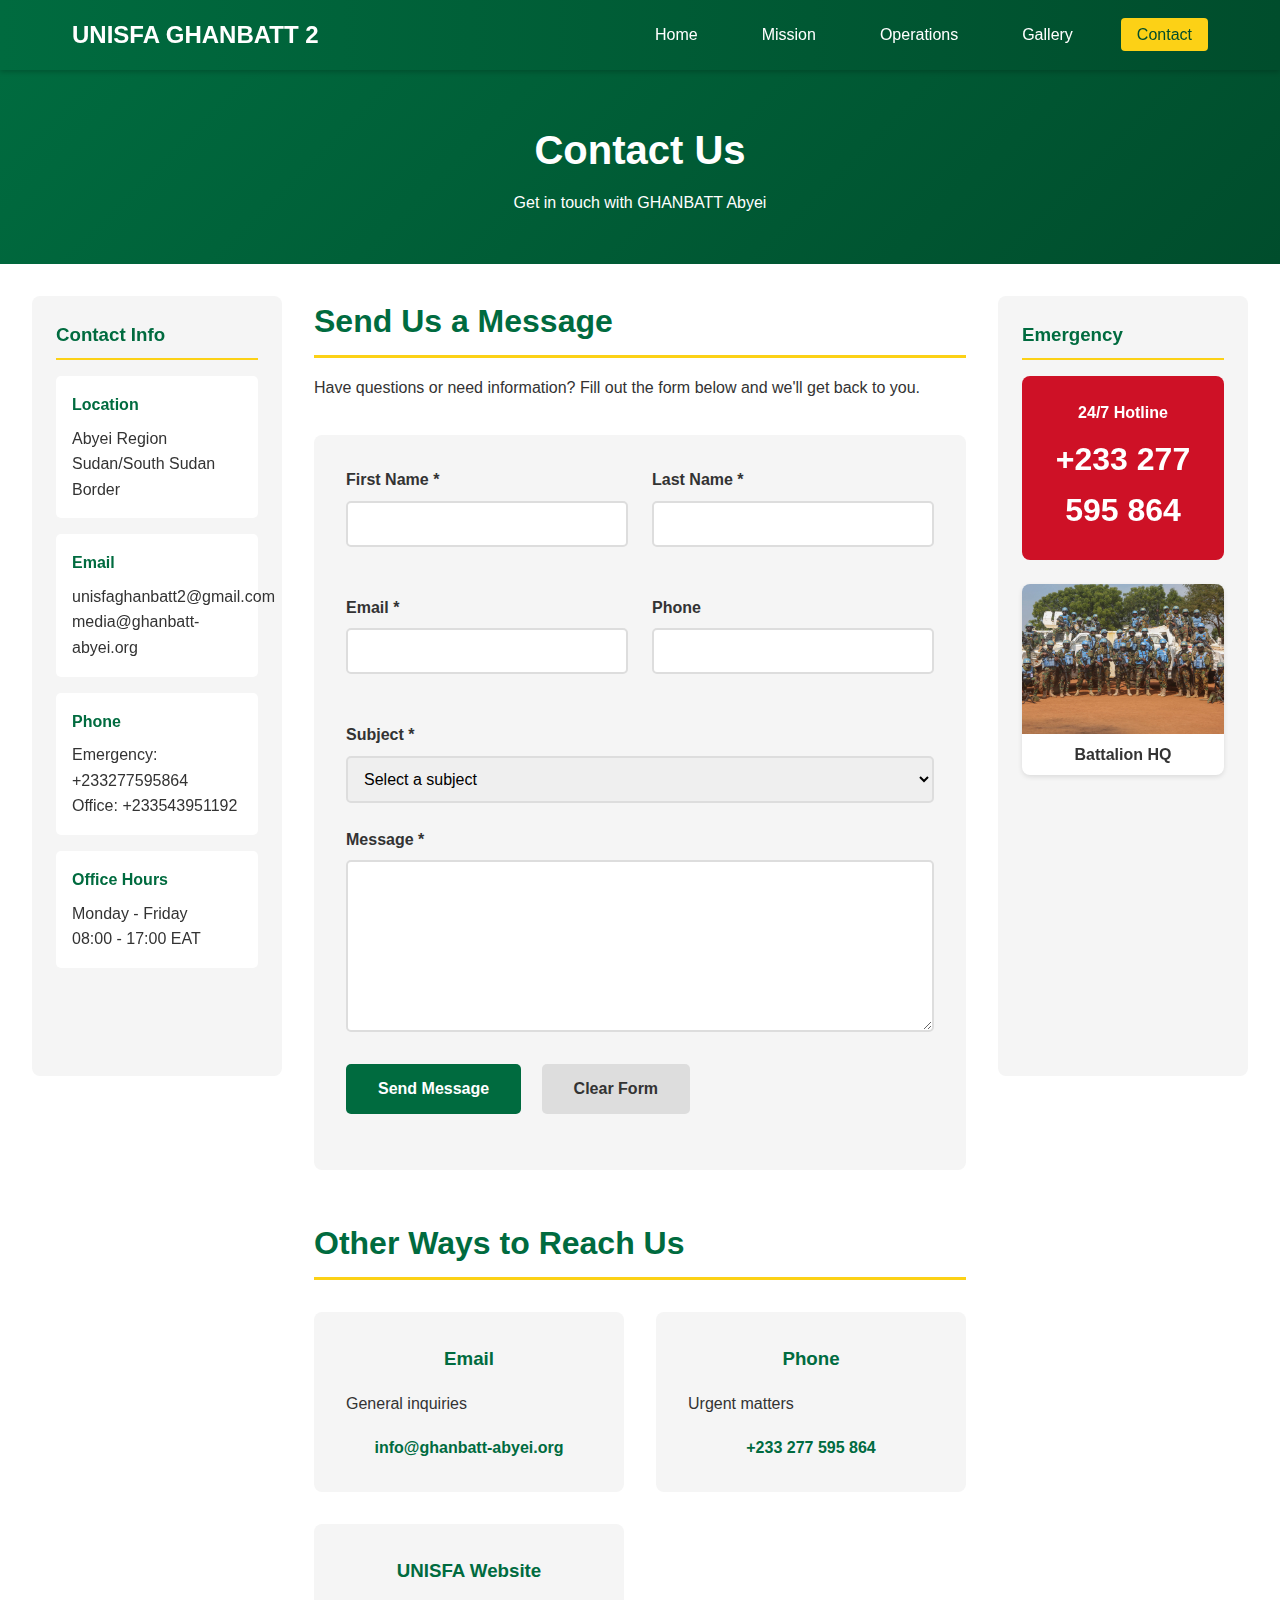
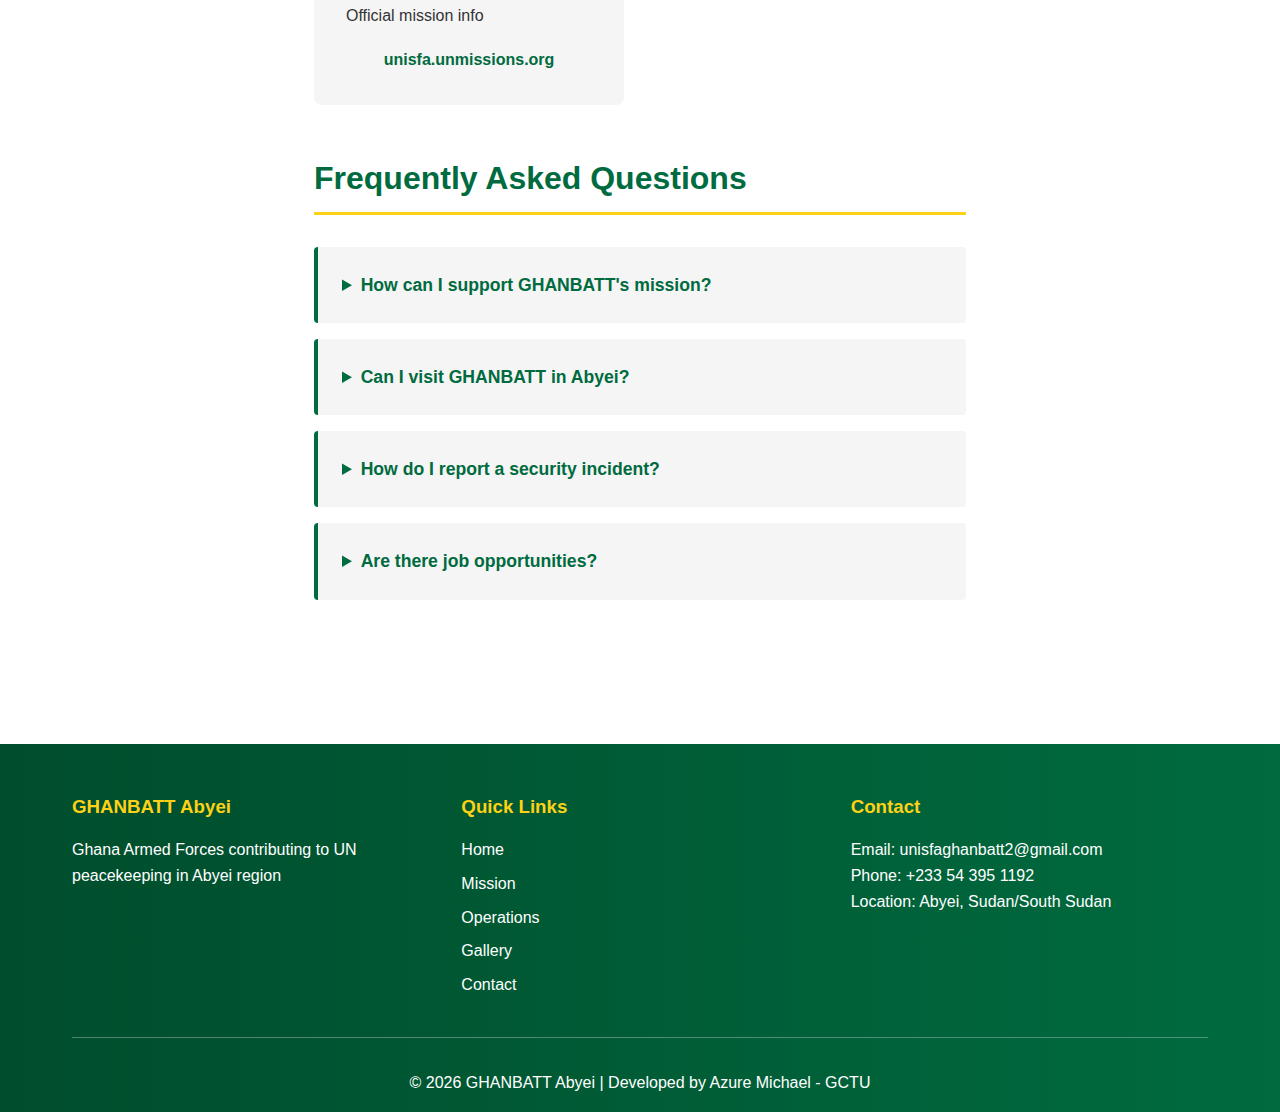
<file: contact.html>
<!DOCTYPE html>
<html lang="en">
<head>
    <meta charset="UTF-8">
    <meta name="viewport" content="width=device-width, initial-scale=1.0">
    <title>Contact - GHANBATT Abyei</title>
    <link rel="stylesheet" href="css/style.css">
</head>
<body>
    <!-- Navigation -->
    <nav class="navbar">
        <div class="container">
            <div class="logo">UNISFA GHANBATT 2</div>
            <ul class="nav-menu">
                <li><a href="index.html">Home</a></li>
                <li><a href="mission.html">Mission</a></li>
                <li><a href="operations.html">Operations</a></li>
                <li><a href="gallery.html">Gallery</a></li>
                <li><a href="contact.html" class="active">Contact</a></li>
            </ul>
        </div>
    </nav>

    <!-- Page Header -->
    <header class="page-header">
        <h1>Contact Us</h1>
        <p>Get in touch with GHANBATT Abyei</p>
    </header>

    <!-- Content -->
    <div class="page-wrapper">
        <!-- Left Sidebar -->
        <aside class="sidebar left-sidebar">
            <h3>Contact Info</h3>
            <div class="contact-box">
                <h4>Location</h4>
                <p>Abyei Region<br>Sudan/South Sudan Border</p>
            </div>
            <div class="contact-box">
                <h4>Email</h4>
                <p>unisfaghanbatt2@gmail.com<br>media@ghanbatt-abyei.org</p>
            </div>
            <div class="contact-box">
                <h4>Phone</h4>
                <p>Emergency: +233277595864<br>Office: +233543951192</p>
            </div>
            <div class="contact-box">
                <h4>Office Hours</h4>
                <p>Monday - Friday<br>08:00 - 17:00 EAT</p>
            </div>
        </aside>

        <!-- Main Content -->
        <main class="main-content">
            <section>
                <h2>Send Us a Message</h2>
                <p>Have questions or need information? Fill out the form below and we'll get back to you.</p>
                
                <form class="contact-form" action="submit-form.php" method="post">
                    <div class="form-row">
                        <div class="form-group">
                            <label for="firstName">First Name *</label>
                            <input type="text" id="firstName" name="firstName" required>
                        </div>
                        <div class="form-group">
                            <label for="lastName">Last Name *</label>
                            <input type="text" id="lastName" name="lastName" required>
                        </div>
                    </div>

                    <div class="form-row">
                        <div class="form-group">
                            <label for="email">Email *</label>
                            <input type="email" id="email" name="email" required>
                        </div>
                        <div class="form-group">
                            <label for="phone">Phone</label>
                            <input type="tel" id="phone" name="phone">
                        </div>
                    </div>

                    <div class="form-group">
                        <label for="subject">Subject *</label>
                        <select id="subject" name="subject" required>
                            <option value="">Select a subject</option>
                            <option value="general">General Inquiry</option>
                            <option value="media">Media Request</option>
                            <option value="partnership">Partnership</option>
                            <option value="complaint">Complaint</option>
                            <option value="support">Support Request</option>
                        </select>
                    </div>

                    <div class="form-group">
                        <label for="message">Message *</label>
                        <textarea id="message" name="message" rows="8" required></textarea>
                    </div>

                    <div class="form-group">
                        <button type="submit" class="btn-submit">Send Message</button>
                        <button type="reset" class="btn-reset">Clear Form</button>
                    </div>
                </form>
            </section>

            <section>
                <h2>Other Ways to Reach Us</h2>
                <div class="method-grid">
                    <div class="method-box">
                        <h3>Email</h3>
                        <p>General inquiries</p>
                        <a href="mailto:unisfaghanbatt2@gmail.com">info@ghanbatt-abyei.org</a>
                    </div>
                    <div class="method-box">
                        <h3>Phone</h3>
                        <p>Urgent matters</p>
                        <a href="tel:+233277595864">+233 277 595 864</a>
                    </div>
                    <div class="method-box">
                        <h3>UNISFA Website</h3>
                        <p>Official mission info</p>
                        <a href="https://unisfa.unmissions.org" target="_blank">unisfa.unmissions.org</a>
                    </div>
                </div>
            </section>

            <section>
                <h2>Frequently Asked Questions</h2>
                <div class="faq-list">
                    <details class="faq-item">
                        <summary>How can I support GHANBATT's mission?</summary>
                        <p>You can support our mission through donations to humanitarian organizations 
                        working in Abyei, volunteering with partner NGOs, or spreading awareness about 
                        the peacekeeping efforts.</p>
                    </details>

                    <details class="faq-item">
                        <summary>Can I visit GHANBATT in Abyei?</summary>
                        <p>Due to security concerns, visits must be coordinated through official UN 
                        channels. Contact the UNISFA Public Information Office for clearance.</p>
                    </details>

                    <details class="faq-item">
                        <summary>How do I report a security incident?</summary>
                        <p>For emergencies, contact our emergency hotline immediately. For non-urgent 
                        security concerns, use the contact form or email our operations center.</p>
                    </details>

                    <details class="faq-item">
                        <summary>Are there job opportunities?</summary>
                        <p>Military positions are filled through Ghana Armed Forces recruitment. For 
                        civilian positions with UNISFA, visit careers.un.org</p>
                    </details>
                </div>
            </section>
        </main>

        <!-- Right Sidebar -->
        <aside class="sidebar right-sidebar">
            <h3>Emergency</h3>
            <div class="emergency-box">
                <h4>24/7 Hotline</h4>
                <p class="emergency-number">+233 277 595 864</p>
            </div>
            <div class="sidebar-gallery">
                <a href="#contact1" class="photo-link">
                    <img src="images/DEFENCE PLATOON.jpg" alt="HQ">
                    <p>Battalion HQ</p>
                </a>
            </div>

            <div id="contact1" class="lightbox">
                <a href="#" class="lightbox-close">×</a>
                <img src="images/DEFENCE PLATOON.jpg" alt="HQ">
                <p>GHANBATT Headquarters</p>
            </div>
        </aside>
    </div>

    <!-- Footer -->
    <footer class="footer">
        <div class="container">
            <div class="footer-grid">
                <div>
                    <h3>GHANBATT Abyei</h3>
                    <p>Ghana Armed Forces contributing to UN peacekeeping in Abyei region</p>
                </div>
                <div>
                    <h3>Quick Links</h3>
                    <ul>
                        <li><a href="index.html">Home</a></li>
                        <li><a href="mission.html">Mission</a></li>
                        <li><a href="operations.html">Operations</a></li>
                        <li><a href="gallery.html">Gallery</a></li>
                        <li><a href="contact.html">Contact</a></li>
                    </ul>
                </div>
                <div>
                    <h3>Contact</h3>
                    <p>Email: unisfaghanbatt2@gmail.com</p>
                    <p>Phone: +233 54 395 1192</p>
                    <p>Location: Abyei, Sudan/South Sudan</p>
                </div>
            </div>
            <div class="footer-bottom">
                <p>&copy; 2026 GHANBATT Abyei | Developed by Azure Michael - GCTU</p>
            </div>
        </div>
    </footer>
</body>
</html>
</file>
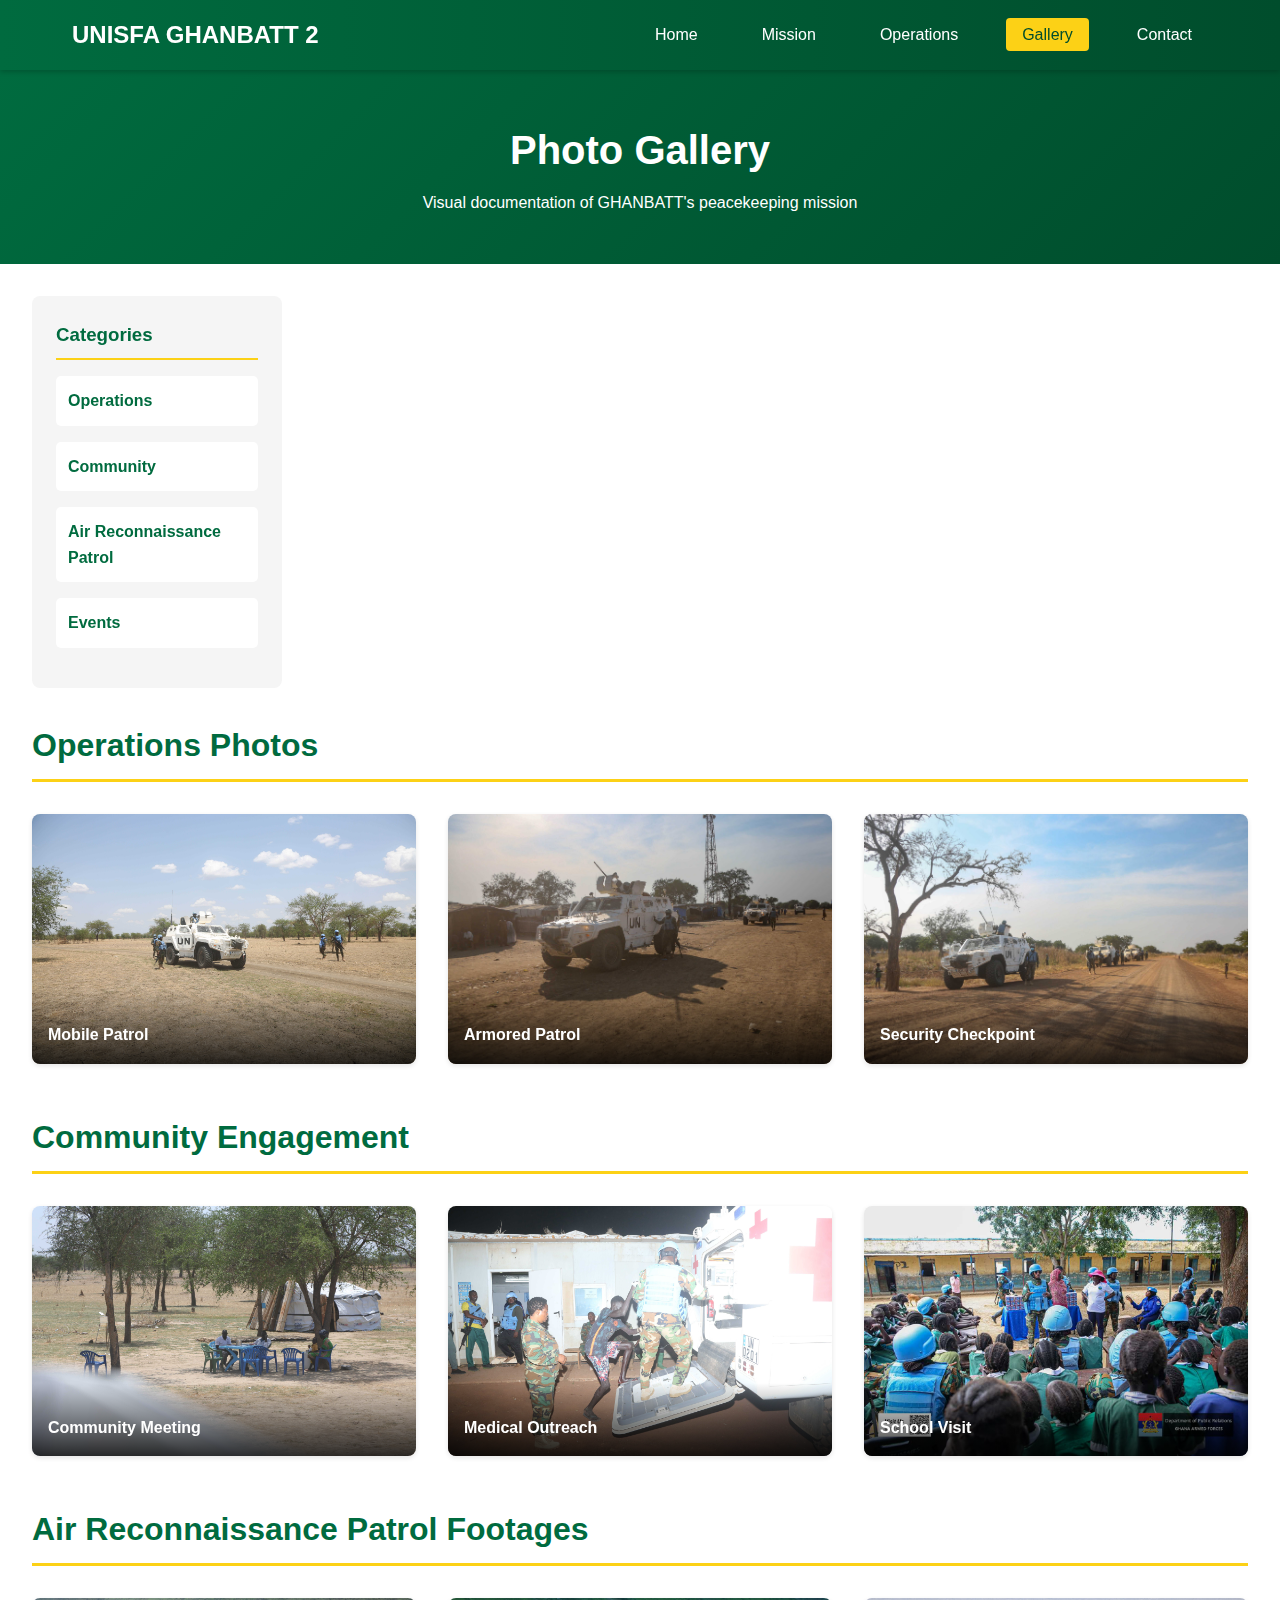
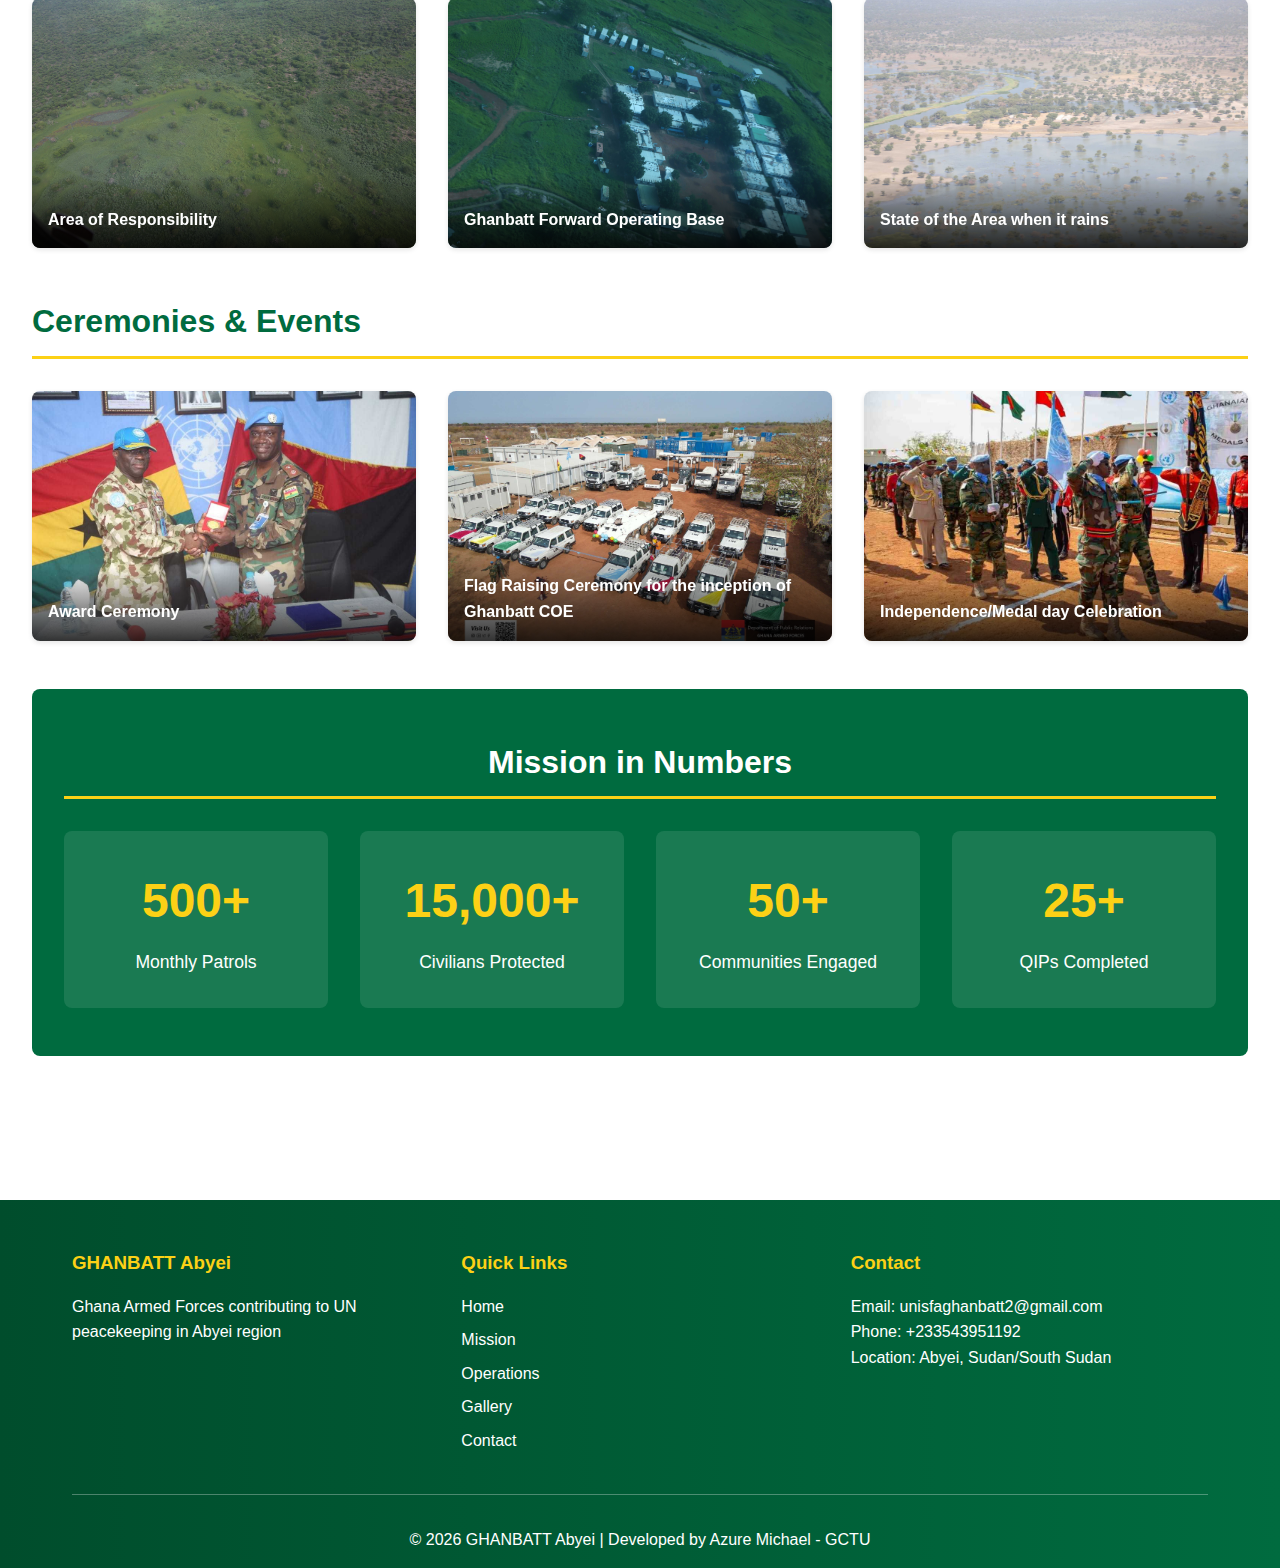
<file: gallery.html>
<!DOCTYPE html>
<html lang="en">
<head>
    <meta charset="UTF-8">
    <meta name="viewport" content="width=device-width, initial-scale=1.0">
    <title>Gallery - GHANBATT Abyei</title>
    <link rel="stylesheet" href="css/style.css">
</head>
<body>
    <!-- Navigation -->
    <nav class="navbar">
        <div class="container">
            <div class="logo">UNISFA GHANBATT 2</div>
            <ul class="nav-menu">
                <li><a href="index.html">Home</a></li>
                <li><a href="mission.html">Mission</a></li>
                <li><a href="operations.html">Operations</a></li>
                <li><a href="gallery.html" class="active">Gallery</a></li>
                <li><a href="contact.html">Contact</a></li>
            </ul>
        </div>
    </nav>

    <!-- Page Header -->
    <header class="page-header">
        <h1>Photo Gallery</h1>
        <p>Visual documentation of GHANBATT's peacekeeping mission</p>
    </header>

    <!-- Content -->
    <div class="page-wrapper">
        <!-- Left Sidebar -->
        <aside class="sidebar left-sidebar">
            <h3>Categories</h3>
            <ul class="category-list">
                <li><a href="#operations-section">Operations</a></li>
                <li><a href="#community-section">Community</a></li>
                <li><a href="#Air Reconnaissance Patrol-section">Air Reconnaissance Patrol</a></li>
                <li><a href="#events-section">Events</a></li>
            </ul>
        </aside>

        <!-- Main Content -->
        <main class="main-content-full">
            <section id="operations-section">
                <h2>Operations Photos</h2>
                <div class="gallery-grid">
                    <a href="#gal1" class="gallery-item">
                        <img src="images/foot patrol unit.jpg" alt="Patrol">
                        <div class="caption">Mobile Patrol</div>
                    </a>
                    <a href="#gal2" class="gallery-item">
                        <img src="images/ops clear thugs1.jpg" alt="Vehicle">
                        <div class="caption">Armored Patrol</div>
                    </a>
                    <a href="#gal3" class="gallery-item">
                        <img src="images/sec check point.jpg" alt="Checkpoint">
                        <div class="caption">Security Checkpoint</div>
                    </a>
                </div>

                <!-- Lightboxes for Operations -->
                <div id="gal1" class="lightbox">
                    <a href="#operations-section" class="lightbox-close">×</a>
                    <img src="images/foot patrol unit.jpg" alt="Patrol">
                    <p>Mobile Patrol - Security patrol in operational sector</p>
                </div>
                <div id="gal2" class="lightbox">
                    <a href="#operations-section" class="lightbox-close">×</a>
                    <img src="images/ops clear thugs1.jpg" alt="Vehicle">
                    <p>Armored Patrol - Mechanized patrol unit on mission</p>
                </div>
                <div id="gal3" class="lightbox">
                    <a href="#operations-section" class="lightbox-close">×</a>
                    <img src="images/sec check point.jpg" alt="Checkpoint">
                    <p>Security Checkpoint - Monitoring access to protected areas</p>
                </div>
            </section>

            <section id="community-section">
                <h2>Community Engagement</h2>
                <div class="gallery-grid">
                    <a href="#gal4" class="gallery-item">
                        <img src="images/comm members.jpg" alt="Meeting">
                        <div class="caption">Community Meeting</div>
                    </a>
                    <a href="#gal5" class="gallery-item">
                        <img src="images/med.jpg" alt="Outreach">
                        <div class="caption">Medical Outreach</div>
                    </a>
                    <a href="#gal6" class="gallery-item">
                        <img src="images/cimic.jpg" alt="School">
                        <div class="caption">School Visit</div>
                    </a>
                </div>

                <!-- Lightboxes for Community -->
                <div id="gal4" class="lightbox">
                    <a href="#community-section" class="lightbox-close">×</a>
                    <img src="images/comm members.jpg" alt="Meeting">
                    <p>Community Meeting - Dialogue with local leaders</p>
                </div>
                <div id="gal5" class="lightbox">
                    <a href="#community-section" class="lightbox-close">×</a>
                    <img src="images/med.jpg" alt="Outreach">
                    <p>Medical Outreach - Healthcare services for civilians</p>
                </div>
                <div id="gal6" class="lightbox">
                    <a href="#community-section" class="lightbox-close">×</a>
                    <img src="images/cimic.jpg" alt="School">
                    <p>School Visit - Education support program</p>
                </div>
            </section>

            <section id="Air Reconnaissance Patrol-section">
                <h2>Air Reconnaissance Patrol Footages</h2>
                <div class="gallery-grid">
                    <a href="#gal7" class="gallery-item">
                        <img src="images/air recce.jpg" alt="Exercise">
                        <div class="caption">Area of Responsibility</div>
                    </a>
                    <a href="#gal8" class="gallery-item">
                        <img src="images/air recce2.jpg" alt="Weapons">
                        <div class="caption">Ghanbatt Forward Operating Base</div>
                    </a>
                    <a href="#gal9" class="gallery-item">
                        <img src="images/area view.jpg" alt="Field">
                        <div class="caption">State of the Area when it rains</div>
                    </a>
                </div>

                <!-- Lightboxes for Training -->
                <div id="gal7" class="lightbox">
                    <a href="#Air Reconnaissance Patrol-section" class="lightbox-close">×</a>
                    <img src="images/air recce.jpg" alt="Exercise">
                    <p>Air Reconnaissance Patrol - Area of Responsibility</p>
                </div>
                <div id="gal8" class="lightbox">
                    <a href="#Air Reconnaissance Patrol-section" class="lightbox-close">×</a>
                    <img src="images/air recce2.jpg" alt="Weapons">
                    <p>Air Reconnaissance Patrol - Ghanbatt Forward Operating Base</p>
                </div>
                <div id="gal9" class="lightbox">
                    <a href="#Air Reconnaissance Patrol-section" class="lightbox-close">×</a>
                    <img src="images/area view.jpg" alt="Field">
                    <p>Field Exercise - Live scenario training</p>
                </div>
            </section>

            <section id="events-section">
                <h2>Ceremonies & Events</h2>
                <div class="gallery-grid">
                    <a href="#gal10" class="gallery-item">
                        <img src="images/award.jpg" alt="Award">
                        <div class="caption">Award Ceremony</div>
                    </a>
                    <a href="#gal11" class="gallery-item">
                        <img src="images/logistics cere.jpg" alt="Flag">
                        <div class="caption">Flag Raising Ceremony for the inception of Ghanbatt COE</div>
                    </a>
                    <a href="#gal12" class="gallery-item">
                        <img src="images/medal day.jpg" alt="Cultural">
                        <div class="caption">Independence/Medal day Celebration</div>
                    </a>
                </div>

                <!-- Lightboxes for Events -->
                <div id="gal10" class="lightbox">
                    <a href="#events-section" class="lightbox-close">×</a>
                    <img src="images/award.jpg" alt="Award">
                    <p>Award Ceremony - Recognition of excellence</p>
                </div>
                <div id="gal11" class="lightbox">
                    <a href="#events-section" class="lightbox-close">×</a>
                    <img src="images/logistics cere.jpg" alt="Flag">
                    <p>logistics parade ceremony</p>
                </div>
                <div id="gal12" class="lightbox">
                    <a href="#events-section" class="lightbox-close">×</a>
                    <img src="images/medal day.jpg" alt="Cultural">
                    <p>Independence/Medal Day Celebration - An event to commemorate Ghana's Independence day and also honour Ghanaian soldiers who have served with UNISFA.</p>
                </div>
            </section>

            <section class="stats-section">
                <h2>Mission in Numbers</h2>
                <div class="stats-boxes">
                    <div class="stat-box">
                        <div class="big-number">500+</div>
                        <div class="stat-label">Monthly Patrols</div>
                    </div>
                    <div class="stat-box">
                        <div class="big-number">15,000+</div>
                        <div class="stat-label">Civilians Protected</div>
                    </div>
                    <div class="stat-box">
                        <div class="big-number">50+</div>
                        <div class="stat-label">Communities Engaged</div>
                    </div>
                    <div class="stat-box">
                        <div class="big-number">25+</div>
                        <div class="stat-label">QIPs Completed</div>
                    </div>
                </div>
            </section>
        </main>
    </div>

    <!-- Footer -->
    <footer class="footer">
        <div class="container">
            <div class="footer-grid">
                <div>
                    <h3>GHANBATT Abyei</h3>
                    <p>Ghana Armed Forces contributing to UN peacekeeping in Abyei region</p>
                </div>
                <div>
                    <h3>Quick Links</h3>
                    <ul>
                        <li><a href="index.html">Home</a></li>
                        <li><a href="mission.html">Mission</a></li>
                        <li><a href="operations.html">Operations</a></li>
                        <li><a href="gallery.html">Gallery</a></li>
                        <li><a href="contact.html">Contact</a></li>
                    </ul>
                </div>
                <div>
                    <h3>Contact</h3>
                    <p>Email: unisfaghanbatt2@gmail.com</p>
                    <p>Phone: +233543951192</p>
                    <p>Location: Abyei, Sudan/South Sudan</p>
                </div>
            </div>
            <div class="footer-bottom">
                <p>&copy; 2026 GHANBATT Abyei | Developed by Azure Michael - GCTU</p>
            </div>
        </div>
    </footer>
</body>
</html>
</file>
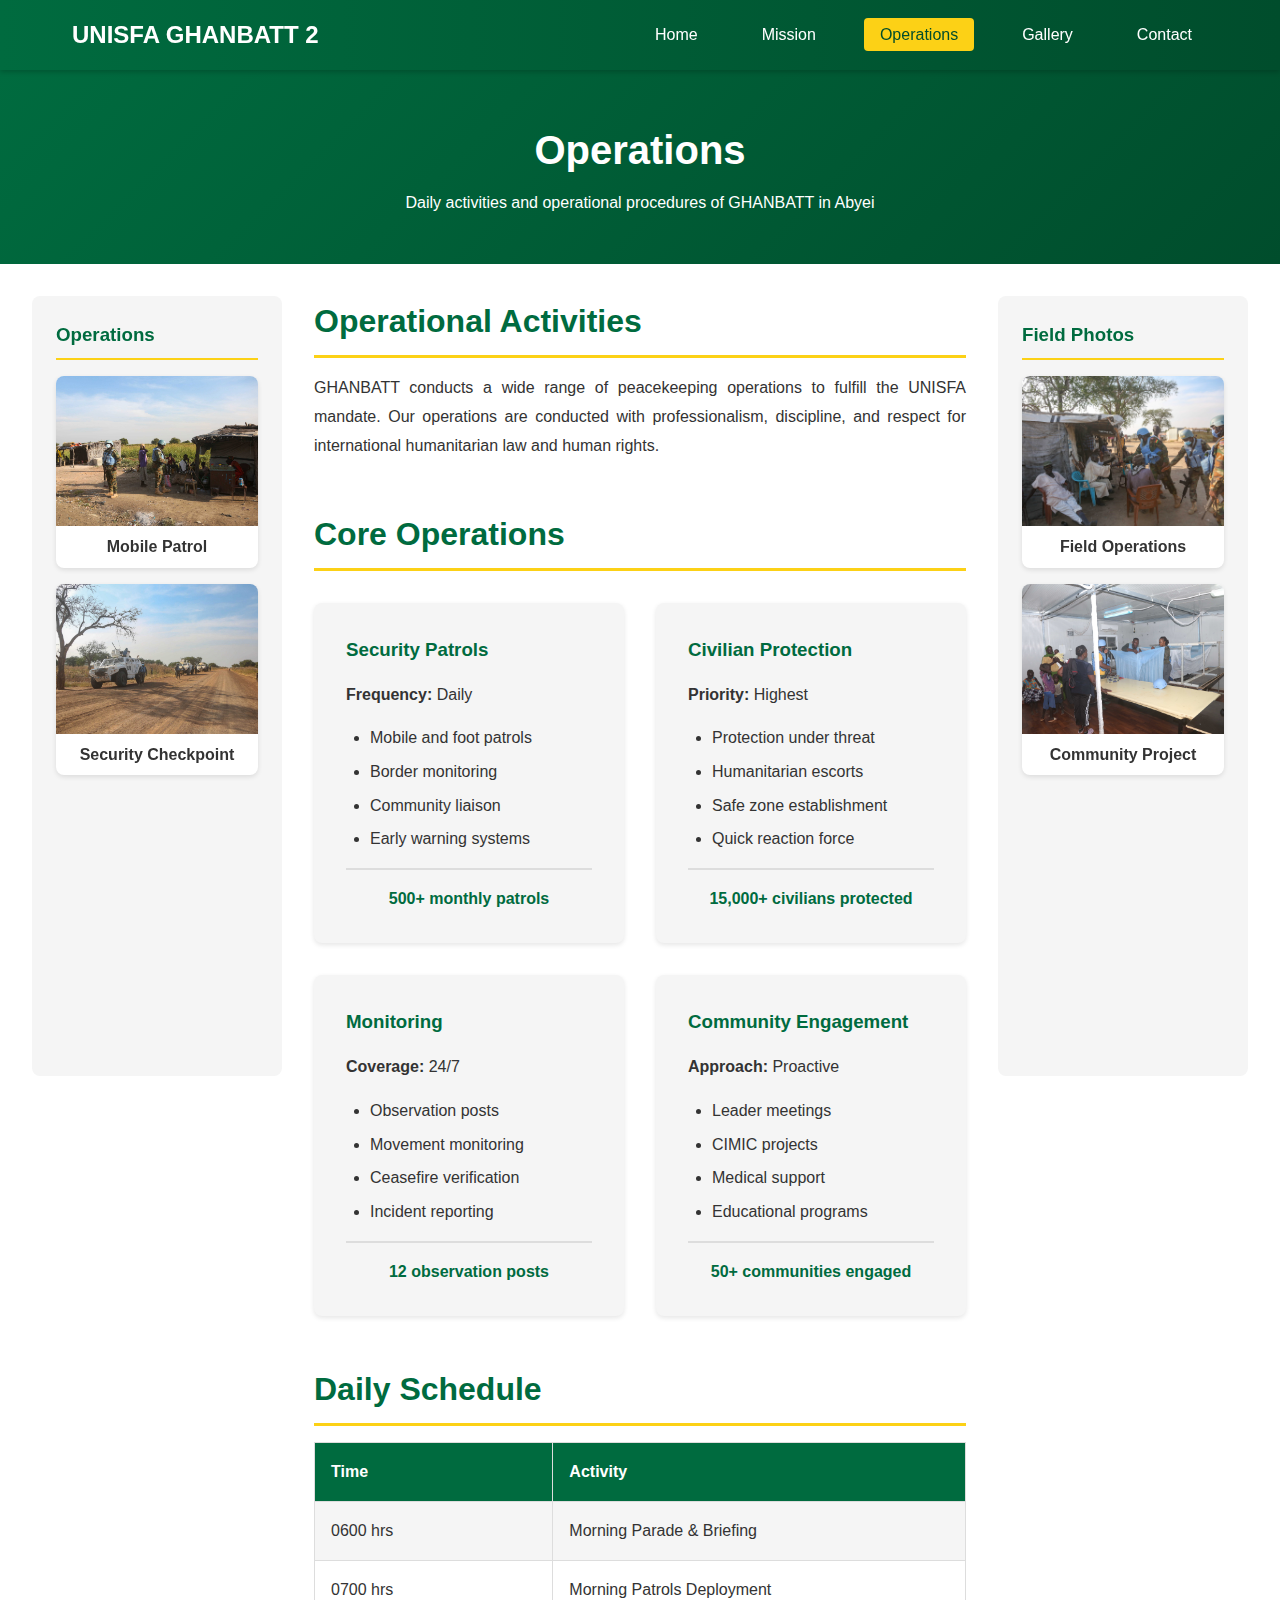
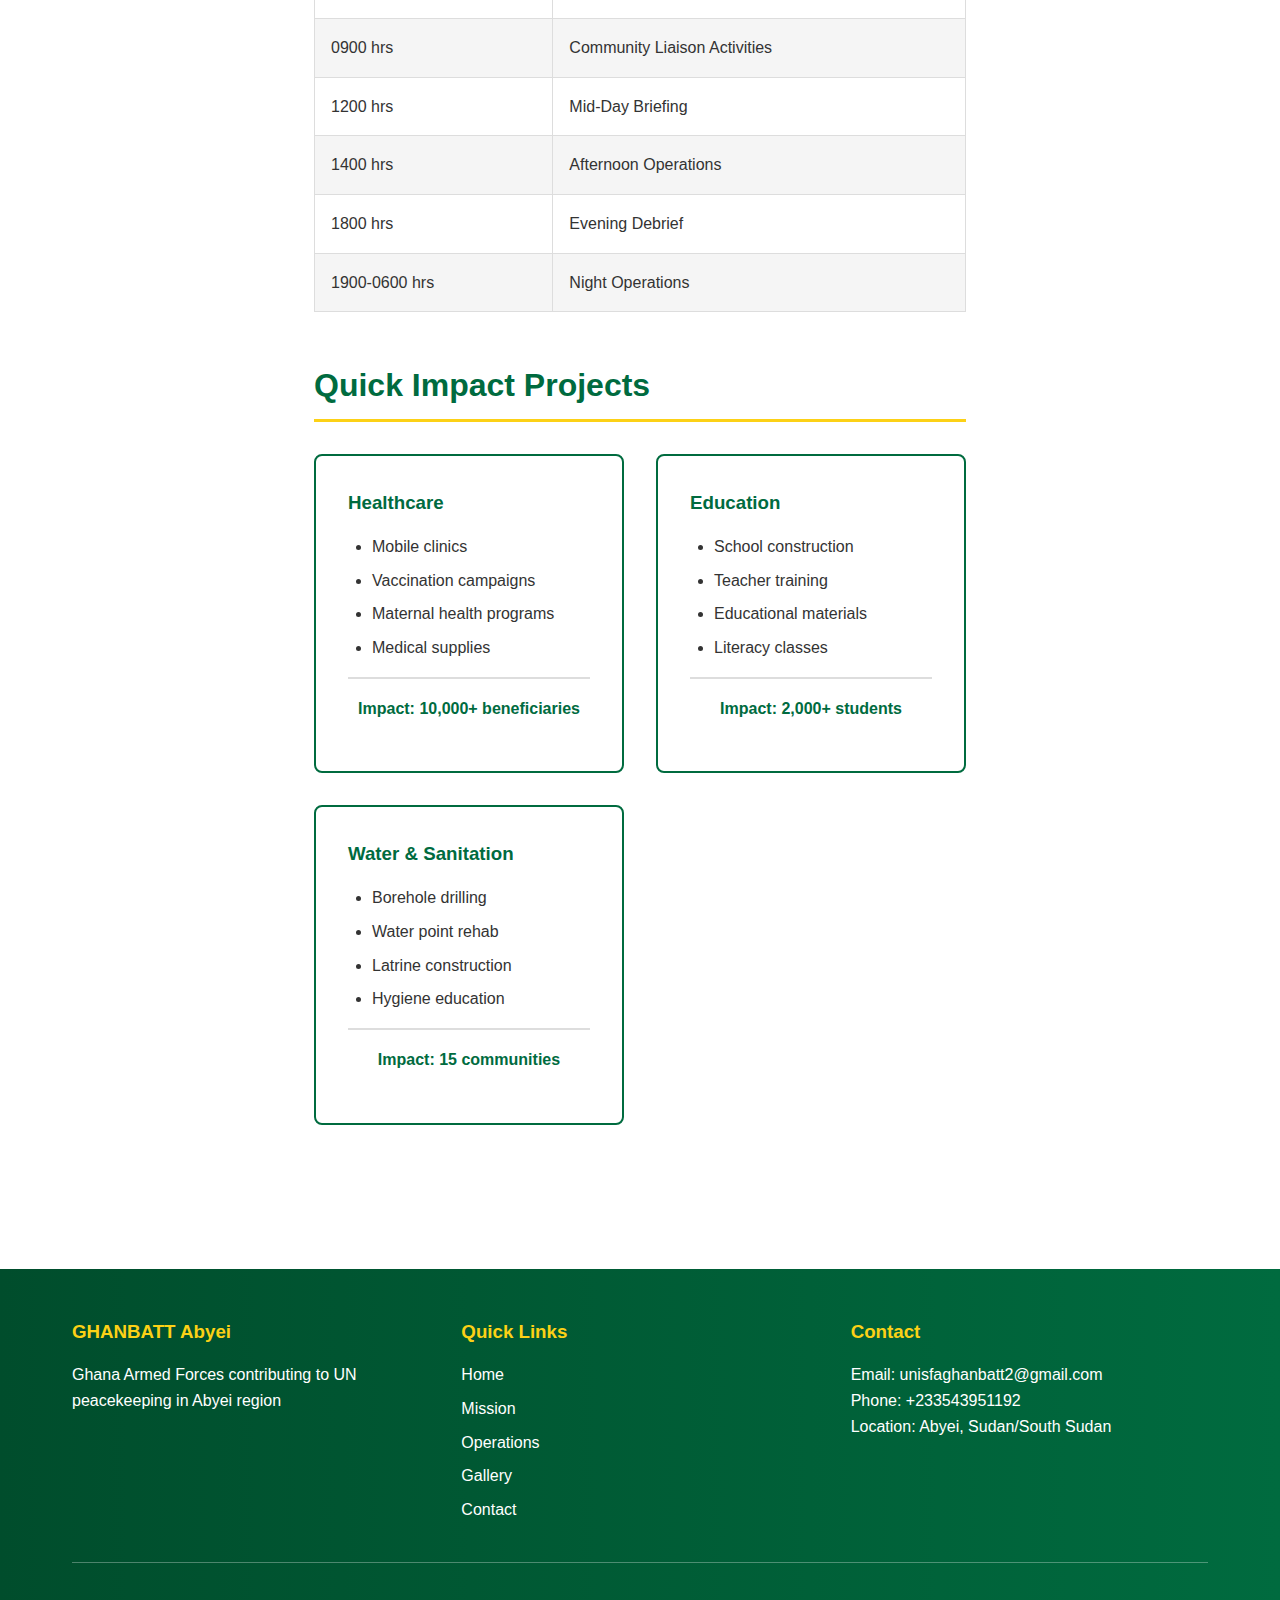
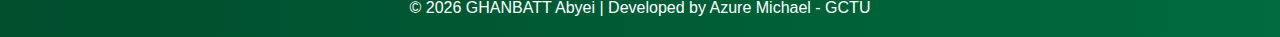
<file: operations.html>
<!DOCTYPE html>
<html lang="en">
<head>
    <meta charset="UTF-8">
    <meta name="viewport" content="width=device-width, initial-scale=1.0">
    <title>Operations - GHANBATT Abyei</title>
    <link rel="stylesheet" href="css/style.css">
</head>
<body>
    <!-- Navigation -->
    <nav class="navbar">
        <div class="container">
            <div class="logo">UNISFA GHANBATT 2</div>
            <ul class="nav-menu">
                <li><a href="index.html">Home</a></li>
                <li><a href="mission.html">Mission</a></li>
                <li><a href="operations.html" class="active">Operations</a></li>
                <li><a href="gallery.html">Gallery</a></li>
                <li><a href="contact.html">Contact</a></li>
            </ul>
        </div>
    </nav>

    <!-- Page Header -->
    <header class="page-header">
        <h1>Operations</h1>
        <p>Daily activities and operational procedures of GHANBATT in Abyei</p>
    </header>

    <!-- Content -->
    <div class="page-wrapper">
        <!-- Left Sidebar -->
        <aside class="sidebar left-sidebar">
            <h3>Operations</h3>
            <div class="sidebar-gallery">
                <a href="#ops1" class="photo-link">
                    <img src="images/mob.jpg" alt="Patrol">
                    <p>Mobile Patrol</p>
                </a>
                <a href="#ops2" class="photo-link">
                    <img src="images/sec check point.jpg" alt="Checkpoint">
                    <p>Security Checkpoint</p>
                </a>
            </div>

            <div id="ops1" class="lightbox">
                <a href="#" class="lightbox-close">×</a>
                <img src="images/mob.jpg" alt="Patrol">
                <p>Mobile Patrol Operations</p>
            </div>
            <div id="ops2" class="lightbox">
                <a href="#" class="lightbox-close">×</a>
                <img src="images/sec check point.jpg" alt="Checkpoint">
                <p>Security Checkpoint Monitoring</p>
            </div>
        </aside>

        <!-- Main Content -->
        <main class="main-content">
            <section>
                <h2>Operational Activities</h2>
                <p>
                    GHANBATT conducts a wide range of peacekeeping operations to fulfill the UNISFA 
                    mandate. Our operations are conducted with professionalism, discipline, and respect 
                    for international humanitarian law and human rights.
                </p>
            </section>

            <section class="operations">
                <h2>Core Operations</h2>
                <div class="cards">
                    <div class="card">
                        <h3>Security Patrols</h3>
                        <p><strong>Frequency:</strong> Daily</p>
                        <ul>
                            <li>Mobile and foot patrols</li>
                            <li>Border monitoring</li>
                            <li>Community liaison</li>
                            <li>Early warning systems</li>
                        </ul>
                        <div class="stat">500+ monthly patrols</div>
                    </div>

                    <div class="card">
                        <h3>Civilian Protection</h3>
                        <p><strong>Priority:</strong> Highest</p>
                        <ul>
                            <li>Protection under threat</li>
                            <li>Humanitarian escorts</li>
                            <li>Safe zone establishment</li>
                            <li>Quick reaction force</li>
                        </ul>
                        <div class="stat">15,000+ civilians protected</div>
                    </div>

                    <div class="card">
                        <h3>Monitoring</h3>
                        <p><strong>Coverage:</strong> 24/7</p>
                        <ul>
                            <li>Observation posts</li>
                            <li>Movement monitoring</li>
                            <li>Ceasefire verification</li>
                            <li>Incident reporting</li>
                        </ul>
                        <div class="stat">12 observation posts</div>
                    </div>

                    <div class="card">
                        <h3>Community Engagement</h3>
                        <p><strong>Approach:</strong> Proactive</p>
                        <ul>
                            <li>Leader meetings</li>
                            <li>CIMIC projects</li>
                            <li>Medical support</li>
                            <li>Educational programs</li>
                        </ul>
                        <div class="stat">50+ communities engaged</div>
                    </div>
                </div>
            </section>

            <section>
                <h2>Daily Schedule</h2>
                <table class="schedule-table">
                    <tr>
                        <th>Time</th>
                        <th>Activity</th>
                    </tr>
                    <tr>
                        <td>0600 hrs</td>
                        <td>Morning Parade & Briefing</td>
                    </tr>
                    <tr>
                        <td>0700 hrs</td>
                        <td>Morning Patrols Deployment</td>
                    </tr>
                    <tr>
                        <td>0900 hrs</td>
                        <td>Community Liaison Activities</td>
                    </tr>
                    <tr>
                        <td>1200 hrs</td>
                        <td>Mid-Day Briefing</td>
                    </tr>
                    <tr>
                        <td>1400 hrs</td>
                        <td>Afternoon Operations</td>
                    </tr>
                    <tr>
                        <td>1800 hrs</td>
                        <td>Evening Debrief</td>
                    </tr>
                    <tr>
                        <td>1900-0600 hrs</td>
                        <td>Night Operations</td>
                    </tr>
                </table>
            </section>

            <section>
                <h2>Quick Impact Projects</h2>
                <div class="qip-grid">
                    <div class="qip-box">
                        <h3>Healthcare</h3>
                        <ul>
                            <li>Mobile clinics</li>
                            <li>Vaccination campaigns</li>
                            <li>Maternal health programs</li>
                            <li>Medical supplies</li>
                        </ul>
                        <p class="impact">Impact: 10,000+ beneficiaries</p>
                    </div>
                    <div class="qip-box">
                        <h3>Education</h3>
                        <ul>
                            <li>School construction</li>
                            <li>Teacher training</li>
                            <li>Educational materials</li>
                            <li>Literacy classes</li>
                        </ul>
                        <p class="impact">Impact: 2,000+ students</p>
                    </div>
                    <div class="qip-box">
                        <h3>Water & Sanitation</h3>
                        <ul>
                            <li>Borehole drilling</li>
                            <li>Water point rehab</li>
                            <li>Latrine construction</li>
                            <li>Hygiene education</li>
                        </ul>
                        <p class="impact">Impact: 15 communities</p>
                    </div>
                </div>
            </section>
        </main>

        <!-- Right Sidebar -->
        <aside class="sidebar right-sidebar">
            <h3>Field Photos</h3>
            <div class="sidebar-gallery">
                <a href="#ops3" class="photo-link">
                    <img src="images/field ops1.jpg" alt="Field">
                    <p>Field Operations</p>
                </a>
                <a href="#ops4" class="photo-link">
                    <img src="images/comm impact.jpg" alt="Project">
                    <p>Community Project</p>
                </a>
            </div>

            <div id="ops3" class="lightbox">
                <a href="#" class="lightbox-close">×</a>
                <img src="images/field ops1.jpg" alt="Field">
                <p>Field Operations in Progress</p>
            </div>
            <div id="ops4" class="lightbox">
                <a href="#" class="lightbox-close">×</a>
                <img src="images/comm impact.jpg" alt="Project">
                <p>Quick Impact Project Launch</p>
            </div>
        </aside>
    </div>

    <!-- Footer -->
    <footer class="footer">
        <div class="container">
            <div class="footer-grid">
                <div>
                    <h3>GHANBATT Abyei</h3>
                    <p>Ghana Armed Forces contributing to UN peacekeeping in Abyei region</p>
                </div>
                <div>
                    <h3>Quick Links</h3>
                    <ul>
                        <li><a href="index.html">Home</a></li>
                        <li><a href="mission.html">Mission</a></li>
                        <li><a href="operations.html">Operations</a></li>
                        <li><a href="gallery.html">Gallery</a></li>
                        <li><a href="contact.html">Contact</a></li>
                    </ul>
                </div>
                <div>
                    <h3>Contact</h3>
                    <p>Email: unisfaghanbatt2@gmail.com</p>
                    <p>Phone: +233543951192</p>
                    <p>Location: Abyei, Sudan/South Sudan</p>
                </div>
            </div>
            <div class="footer-bottom">
                <p>&copy; 2026 GHANBATT Abyei | Developed by Azure Michael - GCTU</p>
            </div>
        </div>
    </footer>
</body>
</html>
</file>
<file: css/style.css>
/* =============================================
   GHANBATT ABYEI - SIMPLIFIED STYLESHEET
   No JavaScript Required
   ============================================= */

/* === RESET === */
* {
    margin: 0;
    padding: 0;
    box-sizing: border-box;
}

/* === VARIABLES === */
:root {
    --primary-green: #006B3F;
    --dark-green: #004d2c;
    --ghana-gold: #FCD116;
    --ghana-red: #CE1126;
    --light-gray: #f5f5f5;
    --dark-gray: #333;
    --white: #fff;
}

/* === BASE STYLES === */
body {
    font-family: Arial, Helvetica, sans-serif;
    line-height: 1.6;
    color: var(--dark-gray);
}

img {
    max-width: 100%;
    height: auto;
    display: block;
}

a {
    text-decoration: none;
    color: inherit;
}

/* === NAVIGATION === */
.navbar {
    background: linear-gradient(to right, var(--primary-green), var(--dark-green));
    padding: 1rem 0;
    position: sticky;
    top: 0;
    z-index: 100;
    box-shadow: 0 2px 5px rgba(0,0,0,0.2);
}

.container {
    max-width: 1200px;
    margin: 0 auto;
    padding: 0 2rem;
}

.navbar .container {
    display: flex;
    justify-content: space-between;
    align-items: center;
}

.logo {
    color: var(--white);
    font-size: 1.5rem;
    font-weight: bold;
}

.nav-menu {
    display: flex;
    list-style: none;
    gap: 2rem;
}

.nav-menu a {
    color: var(--white);
    padding: 0.5rem 1rem;
    border-radius: 4px;
    transition: all 0.3s;
}

.nav-menu a:hover,
.nav-menu a.active {
    background-color: var(--ghana-gold);
    color: var(--dark-green);
}

/* === HERO SECTION === */
.hero {
    background: linear-gradient(rgba(0,0,0,0.6), rgba(0,0,0,0.6)),
                url('../images/background.jpg') center/cover;
    min-height: 500px;
    display: flex;
    align-items: center;
    justify-content: center;
    text-align: center;
    color: var(--white);
}

.hero-content {
    max-width: 800px;
    padding: 2rem;
}

.hero h1 {
    font-size: 3rem;
    margin-bottom: 1rem;
}

.subtitle {
    font-size: 1.3rem;
    color: var(--ghana-gold);
    margin-bottom: 1rem;
}

.description {
    font-size: 1.1rem;
    margin-bottom: 2rem;
}

/* === PAGE HEADER === */
.page-header {
    background: linear-gradient(135deg, var(--primary-green), var(--dark-green));
    color: var(--white);
    padding: 3rem 2rem;
    text-align: center;
}

.page-header h1 {
    font-size: 2.5rem;
    margin-bottom: 0.5rem;
}

/* === PAGE WRAPPER WITH SIDEBARS === */
.page-wrapper {
    max-width: 1400px;
    margin: 0 auto;
    padding: 2rem;
    display: grid;
    grid-template-columns: 250px 1fr 250px;
    gap: 2rem;
}

/* === SIDEBARS === */
.sidebar {
    background-color: var(--light-gray);
    padding: 1.5rem;
    border-radius: 8px;
    position: sticky;
    top: 100px;
    max-height: calc(100vh - 120px);
    overflow-y: auto;
}

.sidebar h3 {
    color: var(--primary-green);
    margin-bottom: 1rem;
    padding-bottom: 0.5rem;
    border-bottom: 2px solid var(--ghana-gold);
}

/* === SIDEBAR GALLERY === */
.sidebar-gallery {
    display: flex;
    flex-direction: column;
    gap: 1rem;
}

.photo-link {
    display: block;
    background: var(--white);
    border-radius: 8px;
    overflow: hidden;
    box-shadow: 0 2px 5px rgba(0,0,0,0.1);
    transition: transform 0.3s;
}

.photo-link:hover {
    transform: scale(1.05);
}

.photo-link img {
    width: 100%;
    height: 150px;
    object-fit: cover;
}

.photo-link p {
    padding: 0.5rem;
    text-align: center;
    font-weight: bold;
    color: var(--dark-gray);
}

/* === LIGHTBOX (CSS-ONLY) === */
.lightbox {
    display: none;
    position: fixed;
    z-index: 1000;
    top: 0;
    left: 0;
    width: 100%;
    height: 100%;
    background-color: rgba(0,0,0,0.9);
    justify-content: center;
    align-items: center;
    padding: 2rem;
}

.lightbox:target {
    display: flex;
}

.lightbox img {
    max-width: 90%;
    max-height: 80%;
    border-radius: 8px;
    box-shadow: 0 0 20px rgba(255,255,255,0.3);
}

.lightbox p {
    position: absolute;
    bottom: 2rem;
    left: 50%;
    transform: translateX(-50%);
    color: var(--white);
    background-color: rgba(0,0,0,0.7);
    padding: 1rem 2rem;
    border-radius: 5px;
    text-align: center;
}

.lightbox-close {
    position: absolute;
    top: 2rem;
    right: 2rem;
    color: var(--white);
    font-size: 3rem;
    font-weight: bold;
    cursor: pointer;
    text-decoration: none;
    background-color: rgba(0,0,0,0.5);
    width: 50px;
    height: 50px;
    display: flex;
    align-items: center;
    justify-content: center;
    border-radius: 50%;
}

.lightbox-close:hover {
    background-color: var(--ghana-red);
}

/* === MAIN CONTENT === */
.main-content {
    background-color: var(--white);
}

.main-content-full {
    grid-column: 1 / -1;
    background-color: var(--white);
}

.main-content section,
.main-content-full section {
    margin-bottom: 3rem;
}

.main-content h2,
.main-content-full h2 {
    color: var(--primary-green);
    font-size: 2rem;
    margin-bottom: 1rem;
    padding-bottom: 0.5rem;
    border-bottom: 3px solid var(--ghana-gold);
}

.main-content p,
.main-content-full p {
    margin-bottom: 1rem;
    text-align: justify;
    line-height: 1.8;
}

/* === CARDS === */
.cards {
    display: grid;
    grid-template-columns: repeat(auto-fit, minmax(250px, 1fr));
    gap: 2rem;
    margin-top: 2rem;
}

.card {
    background-color: var(--light-gray);
    padding: 2rem;
    border-radius: 8px;
    box-shadow: 0 2px 5px rgba(0,0,0,0.1);
    transition: transform 0.3s;
}

.card:hover {
    transform: translateY(-5px);
    box-shadow: 0 5px 15px rgba(0,0,0,0.2);
}

.card h3 {
    color: var(--primary-green);
    margin-bottom: 1rem;
}

.card ul {
    list-style: disc;
    margin-left: 1.5rem;
    margin-top: 1rem;
}

.card ul li {
    margin-bottom: 0.5rem;
}

.card .stat {
    margin-top: 1rem;
    padding-top: 1rem;
    border-top: 2px solid #ddd;
    text-align: center;
    color: var(--primary-green);
    font-weight: bold;
}

/* === TABLES === */
.facts-table,
.schedule-table {
    width: 100%;
    border-collapse: collapse;
    margin-top: 1rem;
}

.facts-table th,
.facts-table td,
.schedule-table th,
.schedule-table td {
    padding: 1rem;
    border: 1px solid #ddd;
    text-align: left;
}

.facts-table th,
.schedule-table th {
    background-color: var(--primary-green);
    color: var(--white);
    font-weight: bold;
}

.facts-table tr:nth-child(even),
.schedule-table tr:nth-child(even) {
    background-color: var(--light-gray);
}

/* === NEWS SECTION === */
.news-item {
    background-color: var(--light-gray);
    padding: 1.5rem;
    margin-bottom: 1.5rem;
    border-left: 4px solid var(--primary-green);
    border-radius: 4px;
}

.news-date {
    color: var(--ghana-gold);
    font-weight: bold;
    margin-bottom: 0.5rem;
}

.news-item h3 {
    color: var(--primary-green);
    margin-bottom: 0.5rem;
}

/* === MANDATE === */
.mandate-list {
    margin-top: 2rem;
}

.mandate-item {
    display: flex;
    gap: 1.5rem;
    margin-bottom: 2rem;
    background-color: var(--light-gray);
    padding: 1.5rem;
    border-radius: 8px;
}

.mandate-item .number {
    width: 50px;
    height: 50px;
    background-color: var(--primary-green);
    color: var(--white);
    border-radius: 50%;
    display: flex;
    align-items: center;
    justify-content: center;
    font-size: 1.5rem;
    font-weight: bold;
    flex-shrink: 0;
}

.mandate-item h3 {
    color: var(--primary-green);
    margin-bottom: 0.5rem;
}

/* === OBJECTIVES === */
.objective-box {
    background-color: var(--light-gray);
    padding: 2rem;
    margin-bottom: 1.5rem;
    border-radius: 8px;
}

.objective-box h3 {
    color: var(--primary-green);
    margin-bottom: 1rem;
}

.objective-box ul {
    list-style: disc;
    margin-left: 1.5rem;
}

.objective-box ul li {
    margin-bottom: 0.5rem;
}

/* === TIMELINE === */
.timeline-list {
    margin-top: 2rem;
}

.timeline-item {
    margin-bottom: 2rem;
    padding-left: 3rem;
    border-left: 3px solid var(--ghana-gold);
    position: relative;
}

.timeline-item::before {
    content: '';
    position: absolute;
    left: -9px;
    top: 0;
    width: 15px;
    height: 15px;
    background-color: var(--primary-green);
    border-radius: 50%;
}

.timeline-item .year {
    color: var(--ghana-gold);
    font-weight: bold;
    font-size: 1.2rem;
    margin-bottom: 0.5rem;
}

.timeline-item h3 {
    color: var(--primary-green);
    margin-bottom: 0.5rem;
}

/* === QIP SECTION === */
.qip-grid {
    display: grid;
    grid-template-columns: repeat(auto-fit, minmax(300px, 1fr));
    gap: 2rem;
    margin-top: 2rem;
}

.qip-box {
    background-color: var(--white);
    border: 2px solid var(--primary-green);
    padding: 2rem;
    border-radius: 8px;
}

.qip-box h3 {
    color: var(--primary-green);
    margin-bottom: 1rem;
}

.qip-box ul {
    list-style: disc;
    margin-left: 1.5rem;
}

.qip-box ul li {
    margin-bottom: 0.5rem;
}

.qip-box .impact {
    margin-top: 1rem;
    padding-top: 1rem;
    border-top: 2px solid #ddd;
    color: var(--primary-green);
    font-weight: bold;
    text-align: center;
}

/* === GALLERY === */
.category-list {
    list-style: none;
}

.category-list li {
    margin-bottom: 1rem;
}

.category-list a {
    display: block;
    padding: 0.75rem;
    background-color: var(--white);
    border-radius: 5px;
    color: var(--primary-green);
    font-weight: bold;
    transition: all 0.3s;
}

.category-list a:hover {
    background-color: var(--primary-green);
    color: var(--white);
}

.gallery-grid {
    display: grid;
    grid-template-columns: repeat(auto-fill, minmax(300px, 1fr));
    gap: 2rem;
    margin-top: 2rem;
}

.gallery-item {
    position: relative;
    border-radius: 8px;
    overflow: hidden;
    box-shadow: 0 2px 5px rgba(0,0,0,0.1);
    display: block;
    transition: transform 0.3s;
}

.gallery-item:hover {
    transform: scale(1.05);
}

.gallery-item img {
    width: 100%;
    height: 250px;
    object-fit: cover;
}

.gallery-item .caption {
    position: absolute;
    bottom: 0;
    left: 0;
    right: 0;
    background: linear-gradient(transparent, rgba(0,0,0,0.8));
    color: var(--white);
    padding: 2rem 1rem 1rem;
    font-weight: bold;
}

/* === STATS SECTION === */
.stats-section {
    background-color: var(--primary-green);
    color: var(--white);
    padding: 3rem 2rem;
    border-radius: 8px;
    margin-top: 3rem;
}

.stats-section h2 {
    color: var(--white);
    text-align: center;
    border-bottom-color: var(--ghana-gold);
}

.stats-boxes {
    display: grid;
    grid-template-columns: repeat(auto-fit, minmax(200px, 1fr));
    gap: 2rem;
    margin-top: 2rem;
}

.stat-box {
    text-align: center;
    padding: 2rem;
    background-color: rgba(255,255,255,0.1);
    border-radius: 8px;
}

.big-number {
    font-size: 3rem;
    font-weight: bold;
    color: var(--ghana-gold);
    margin-bottom: 0.5rem;
}

.stat-label {
    font-size: 1.1rem;
}

/* === CONTACT FORM === */
.contact-box {
    background-color: var(--white);
    padding: 1rem;
    margin-bottom: 1rem;
    border-radius: 5px;
}

.contact-box h4 {
    color: var(--primary-green);
    margin-bottom: 0.5rem;
}

.emergency-box {
    background-color: var(--ghana-red);
    color: var(--white);
    padding: 1.5rem;
    border-radius: 8px;
    text-align: center;
    margin-bottom: 1.5rem;
}

.emergency-number {
    font-size: 2rem;
    font-weight: bold;
    margin-top: 0.5rem;
}

.contact-form {
    background-color: var(--light-gray);
    padding: 2rem;
    border-radius: 8px;
    margin-top: 2rem;
}

.form-row {
    display: grid;
    grid-template-columns: repeat(auto-fit, minmax(250px, 1fr));
    gap: 1.5rem;
    margin-bottom: 1.5rem;
}

.form-group {
    margin-bottom: 1.5rem;
}

.form-group label {
    display: block;
    margin-bottom: 0.5rem;
    font-weight: bold;
    color: var(--dark-gray);
}

.form-group input,
.form-group select,
.form-group textarea {
    width: 100%;
    padding: 0.75rem;
    border: 2px solid #ddd;
    border-radius: 5px;
    font-size: 1rem;
    font-family: inherit;
}

.form-group input:focus,
.form-group select:focus,
.form-group textarea:focus {
    outline: none;
    border-color: var(--primary-green);
}

.btn-submit,
.btn-reset {
    padding: 1rem 2rem;
    border: none;
    border-radius: 5px;
    font-size: 1rem;
    font-weight: bold;
    cursor: pointer;
    transition: all 0.3s;
}

.btn-submit {
    background-color: var(--primary-green);
    color: var(--white);
    margin-right: 1rem;
}

.btn-submit:hover {
    background-color: var(--dark-green);
}

.btn-reset {
    background-color: #ddd;
    color: var(--dark-gray);
}

.btn-reset:hover {
    background-color: #ccc;
}

/* === METHOD GRID === */
.method-grid {
    display: grid;
    grid-template-columns: repeat(auto-fit, minmax(250px, 1fr));
    gap: 2rem;
    margin-top: 2rem;
}

.method-box {
    background-color: var(--light-gray);
    padding: 2rem;
    border-radius: 8px;
    text-align: center;
}

.method-box h3 {
    color: var(--primary-green);
    margin-bottom: 1rem;
}

.method-box a {
    color: var(--primary-green);
    font-weight: bold;
}

.method-box a:hover {
    text-decoration: underline;
}

/* === FAQ === */
.faq-list {
    margin-top: 2rem;
}

.faq-item {
    background-color: var(--light-gray);
    padding: 1.5rem;
    margin-bottom: 1rem;
    border-left: 4px solid var(--primary-green);
    border-radius: 4px;
}

.faq-item summary {
    font-weight: bold;
    color: var(--primary-green);
    cursor: pointer;
    font-size: 1.1rem;
}

.faq-item p {
    margin-top: 1rem;
}

/* === FOOTER === */
.footer {
    background: linear-gradient(to right, var(--dark-green), var(--primary-green));
    color: var(--white);
    padding: 3rem 0 1rem;
    margin-top: 4rem;
}

.footer-grid {
    display: grid;
    grid-template-columns: repeat(auto-fit, minmax(250px, 1fr));
    gap: 2rem;
    margin-bottom: 2rem;
}

.footer h3 {
    color: var(--ghana-gold);
    margin-bottom: 1rem;
}

.footer ul {
    list-style: none;
}

.footer ul li {
    margin-bottom: 0.5rem;
}

.footer a {
    color: var(--white);
    transition: color 0.3s;
}

.footer a:hover {
    color: var(--ghana-gold);
}

.footer-bottom {
    text-align: center;
    padding-top: 2rem;
    border-top: 1px solid rgba(255,255,255,0.3);
}

/* === RESPONSIVE === */
@media (max-width: 768px) {
    .page-wrapper {
        grid-template-columns: 1fr;
    }
    
    .sidebar {
        position: static;
        max-height: none;
    }
    
    .hero h1 {
        font-size: 2rem;
    }
    
    .nav-menu {
        flex-direction: column;
        gap: 0.5rem;
    }
}
</file>
